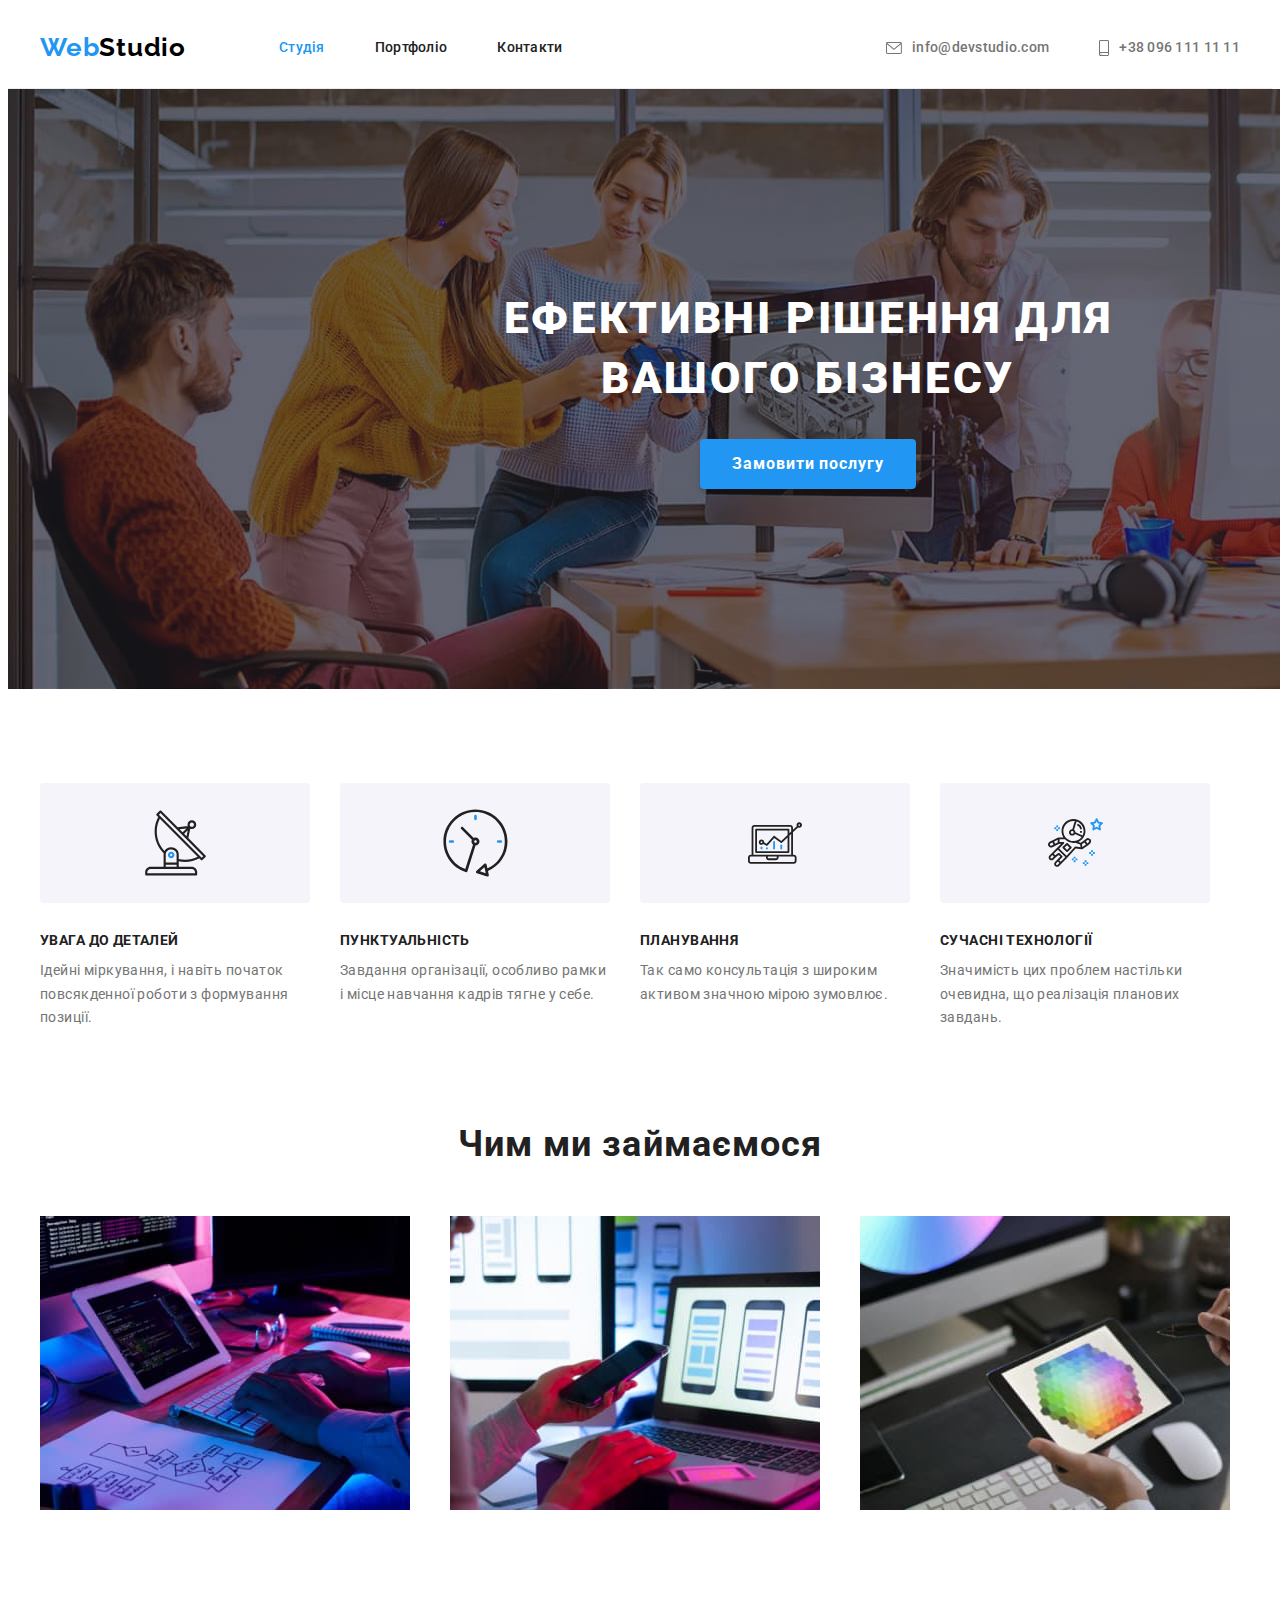
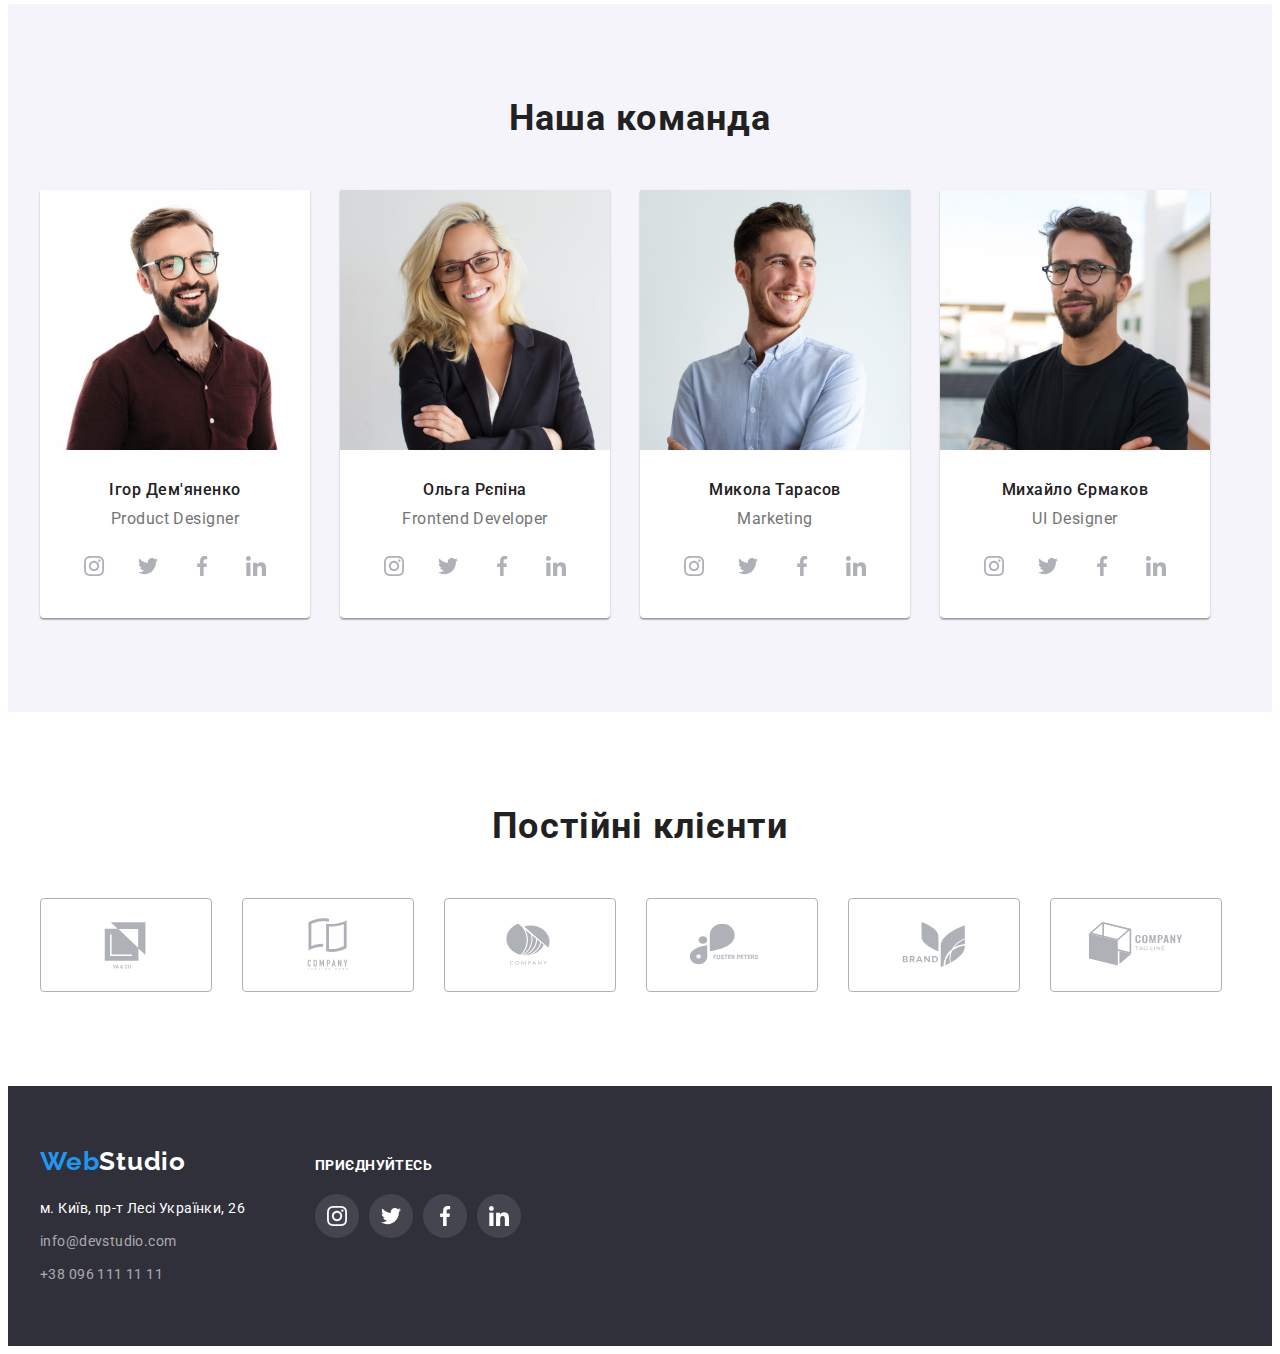
<file: index.html>
<!DOCTYPE html>
<html lang="uk">
  <head>
    <meta charset="UTF-8" />
    <meta http-equiv="X-UA-Compatible" content="IE=edge" />
    <meta name="viewport" content="width=device-width, initial-scale=1.0" />
    <title>Головна</title>
    <link
      rel="stylesheet"
      href="https://cdnjs.cloudflare.com/ajax/libs/modern-normalize/1.1.0/modern-normalize.min.css"
      integrity="sha512-wpPYUAdjBVSE4KJnH1VR1HeZfpl1ub8YT/NKx4PuQ5NmX2tKuGu6U/JRp5y+Y8XG2tV+wKQpNHVUX03MfMFn9Q=="
      crossorigin="anonymous"
      referrerpolicy="no-referrer"
    />
    <link
      href="https://fonts.googleapis.com/css2?family=Raleway:wght@700&family=Roboto:wght@400;500;700;900&display=swap"
      rel="stylesheet"
    />
    <link rel="stylesheet" href="./css/styles.css" />
  </head>
  <body>
    <header class="top">
      <div class="container header-container">
        <nav class="header-navigation">
          <a href="./index.html" lang="en" class="logo link">Web<span>Studio</span></a>
          <ul class="header-list">
            <li class="header-nav-item list">
              <a class="link current nav-link" href="./index.html">Студія</a>
            </li>
            <li class="header-nav-item list">
              <a class="link nav-link" href="./portfolio.html">Портфоліо</a>
            </li>
            <li class="header-nav-item list">
              <a class="link nav-link" href="#">Контакти</a>
            </li>
          </ul>
        </nav>
        <div class="header-connect">
          <ul class="contacts-list list">
            <li class="contact-item">
              <a lang="en" href="mailto:info@devstudio.com" class="link nav-contacts"
                ><svg class="top-icon" width="16" height="12">
                  <use href="./img/icons.svg#icon-mail-top"></use></svg
                >info@devstudio.com</a
              >
            </li>
            <li class="contact-item">
              <a href="tel:+380961111111" class="link nav-contacts"
                ><svg class="top-icon" width="10" height="16">
                  <use href="./img/icons.svg#icon-smartphone-top"></use>
                </svg>
                +38 096 111 11 11</a
              >
            </li>
          </ul>
        </div>
      </div>
    </header>
    <main>
      <section class="hero section">
        <div class="container">
          <h1 class="hero-title">Ефективні рішення для вашого бізнесу</h1>
          <button type="button" class="modal-button">Замовити послугу</button>
        </div>
      </section>
      <section class="features section">
        <div class="container">
          <h2 class="visually-hidden">Наші переваги</h2>
          <ul class="features-list">
            <li class="list">
              <div class="features-container">
                <svg width="65" height="70">
                  <use href="./img/icons.svg#icon-antenna"></use>
                </svg>
              </div>
              <h3 class="title features-title">Увага до деталей</h3>
              <p class="text">
                Ідейні міркування, і навіть початок повсякденної роботи з формування позиції.
              </p>
            </li>
            <li class="list">
              <div class="features-container">
                <svg width="67" height="70">
                  <use href="./img/icons.svg#icon-clock"></use>
                </svg>
              </div>
              <h3 class="title features-title">Пунктуальність</h3>
              <p class="text">
                Завдання організації, особливо рамки і місце навчання кадрів тягне у себе.
              </p>
            </li>
            <li class="list">
              <div class="features-container">
                <svg width="70" height="54">
                  <use href="./img/icons.svg#icon-diagram"></use>
                </svg>
              </div>
              <h3 class="title features-title">Планування</h3>
              <p class="text">Так само консультація з широким активом значною мірою зумовлює.</p>
            </li>
            <li class="list">
              <div class="features-container">
                <svg width="55" height="61">
                  <use href="./img/icons.svg#icon-astronaut"></use>
                </svg>
              </div>
              <h3 class="title features-title">Сучасні технології</h3>
              <p class="text">
                Значимість цих проблем настільки очевидна, що реалізація планових завдань.
              </p>
            </li>
          </ul>
        </div>
      </section>
      <section class="project project-section">
        <div class="container">
          <h2 class="project-title style-title">Чим ми займаємося</h2>
          <ul class="project-list">
            <li class="list project-item">
              <img src="./img/img-work1.jpg" alt="Картинка наших робіт" width="370" height="294" />
            </li>
            <li class="list project-item">
              <img src="./img/img-work2.jpg" alt="Картинка наших робіт" width="370" height="294" />
            </li>
            <li class="list project-item">
              <img src="./img/img-work3.jpg" alt="Картинка наших робіт" width="370" height="294" />
            </li>
          </ul>
        </div>
      </section>
      <section class="empl list section">
        <div class="container">
          <h2 class="empl-title style-title">Наша команда</h2>
          <ul class="empl-list">
            <li class="list bgc">
              <img
                class="empl-img"
                src="./img/worker1.jpg"
                alt="фото Ігора Дем'яненко"
                width="270"
                height="260"
              />
              <h3 class="subtitle-empl">Ігор Дем'яненко</h3>
              <p lang="en" class="text empl-text">Product Designer</p>
              <div class="empl-contact">
                <ul class="empl-ct-item">
                  <li>
                    <a
                      href="#"
                      class="empl-ct-link"
                      target="_blank"
                      rel="noopener noreferrer nofollow"
                    >
                      <svg width="20" height="20" class="empl-ct-icon">
                        <use href="./img/icons.svg#icon-instagram"></use>
                      </svg>
                    </a>
                  </li>
                  <li>
                    <a
                      href="#"
                      class="empl-ct-link"
                      target="_blank"
                      rel="noopener noreferrer nofollow"
                    >
                      <svg width="20" height="20" class="empl-ct-icon">
                        <use href="./img/icons.svg#icon-twitter"></use>
                      </svg>
                    </a>
                  </li>
                  <li>
                    <a
                      href="#"
                      class="empl-ct-link"
                      target="_blank"
                      rel="noopener noreferrer nofollow"
                    >
                      <svg width="20" height="20" class="empl-ct-icon">
                        <use href="./img/icons.svg#icon-facebook"></use>
                      </svg>
                    </a>
                  </li>
                  <li>
                    <a
                      href="#"
                      class="empl-ct-link"
                      target="_blank"
                      rel="noopener noreferrer nofollow"
                    >
                      <svg width="20" height="20" class="empl-ct-icon">
                        <use href="./img/icons.svg#icon-linkedin"></use>
                      </svg>
                    </a>
                  </li>
                </ul>
              </div>
            </li>
            <li class="list bgc">
              <img
                class="empl-img"
                src="./img/worker2.jpg"
                alt="фото Ольги Рєпіной"
                width="270"
                height="260"
              />
              <h3 class="subtitle-empl">Ольга Рєпіна</h3>
              <p lang="en" class="text empl-text">Frontend Developer</p>
              <div class="empl-contact">
                <ul class="empl-ct-item">
                  <li>
                    <a
                      href="#"
                      class="empl-ct-link"
                      target="_blank"
                      rel="noopener noreferrer nofollow"
                    >
                      <svg width="20" height="20" class="empl-ct-icon">
                        <use href="./img/icons.svg#icon-instagram"></use>
                      </svg>
                    </a>
                  </li>
                  <li>
                    <a
                      href="#"
                      class="empl-ct-link"
                      target="_blank"
                      rel="noopener noreferrer nofollow"
                    >
                      <svg width="20" height="20" class="empl-ct-icon">
                        <use href="./img/icons.svg#icon-twitter"></use>
                      </svg>
                    </a>
                  </li>
                  <li>
                    <a
                      href="#"
                      class="empl-ct-link"
                      target="_blank"
                      rel="noopener noreferrer nofollow"
                    >
                      <svg width="20" height="20" class="empl-ct-icon">
                        <use href="./img/icons.svg#icon-facebook"></use>
                      </svg>
                    </a>
                  </li>
                  <li>
                    <a
                      href="#"
                      class="empl-ct-link"
                      target="_blank"
                      rel="noopener noreferrer nofollow"
                    >
                      <svg width="20" height="20" class="empl-ct-icon">
                        <use href="./img/icons.svg#icon-linkedin"></use>
                      </svg>
                    </a>
                  </li>
                </ul>
              </div>
            </li>
            <li class="list bgc">
              <img
                class="empl-img"
                src="./img/worker3.jpg"
                alt="фото Миколи Тарасова"
                width="270"
                height="260"
              />
              <h3 class="subtitle-empl">Микола Тарасов</h3>
              <p lang="en" class="text empl-text">Marketing</p>
              <div class="empl-contact">
                <ul class="empl-ct-item">
                  <li>
                    <a
                      href="#"
                      class="empl-ct-link"
                      target="_blank"
                      rel="noopener noreferrer nofollow"
                    >
                      <svg width="20" height="20" class="empl-ct-icon">
                        <use href="./img/icons.svg#icon-instagram"></use>
                      </svg>
                    </a>
                  </li>
                  <li>
                    <a
                      href="#"
                      class="empl-ct-link"
                      target="_blank"
                      rel="noopener noreferrer nofollow"
                    >
                      <svg width="20" height="20" class="empl-ct-icon">
                        <use href="./img/icons.svg#icon-twitter"></use>
                      </svg>
                    </a>
                  </li>
                  <li>
                    <a
                      href="#"
                      class="empl-ct-link"
                      target="_blank"
                      rel="noopener noreferrer nofollow"
                    >
                      <svg width="20" height="20" class="empl-ct-icon">
                        <use href="./img/icons.svg#icon-facebook"></use>
                      </svg>
                    </a>
                  </li>
                  <li>
                    <a
                      href="#"
                      class="empl-ct-link"
                      target="_blank"
                      rel="noopener noreferrer nofollow"
                    >
                      <svg width="20" height="20" class="empl-ct-icon">
                        <use href="./img/icons.svg#icon-linkedin"></use>
                      </svg>
                    </a>
                  </li>
                </ul>
              </div>
            </li>
            <li class="list bgc">
              <img
                class="empl-img"
                src="./img/worker4.jpg"
                alt="фото Михайла Єрмакова"
                width="270"
                height="260"
              />
              <h3 class="subtitle-empl">Михайло Єрмаков</h3>
              <p lang="en" class="text empl-text">UI Designer</p>
              <div class="empl-contact">
                <ul class="empl-ct-item">
                  <li>
                    <a
                      href="#"
                      class="empl-ct-link"
                      target="_blank"
                      rel="noopener noreferrer nofollow"
                    >
                      <svg width="20" height="20" class="empl-ct-icon">
                        <use href="./img/icons.svg#icon-instagram"></use>
                      </svg>
                    </a>
                  </li>
                  <li>
                    <a
                      href="#"
                      class="empl-ct-link"
                      target="_blank"
                      rel="noopener noreferrer nofollow"
                    >
                      <svg width="20" height="20" class="empl-ct-icon">
                        <use href="./img/icons.svg#icon-twitter"></use>
                      </svg>
                    </a>
                  </li>
                  <li>
                    <a
                      href="#"
                      class="empl-ct-link"
                      target="_blank"
                      rel="noopener noreferrer nofollow"
                    >
                      <svg width="20" height="20" class="empl-ct-icon">
                        <use href="./img/icons.svg#icon-facebook"></use>
                      </svg>
                    </a>
                  </li>
                  <li>
                    <a
                      href="#"
                      class="empl-ct-link"
                      target="_blank"
                      rel="noopener noreferrer nofollow"
                    >
                      <svg width="20" height="20" class="empl-ct-icon">
                        <use href="./img/icons.svg#icon-linkedin"></use>
                      </svg>
                    </a>
                  </li>
                </ul>
              </div>
            </li>
          </ul>
        </div>
      </section>
      <section class="clients list section">
        <div class="container ct-container">
          <h2 class="style-title clients-title">Постійні клієнти</h2>
          <ul class="clients-list">
            <li class="clients-item">
              <a class="clients-link" href="#">
                <svg width="106" height="60" class="client-icon">
                  <use href="./img/icons.svg#icon-Logo-client1"></use>
                </svg>
              </a>
            </li>
            <li class="clients-item">
              <a class="clients-link" href="#">
                <svg width="106" height="60" class="client-icon">
                  <use href="./img/icons.svg#icon-Logo-client2"></use>
                </svg>
              </a>
            </li>
            <li class="clients-item">
              <a class="clients-link" href="#">
                <svg width="106" height="60" class="client-icon">
                  <use href="./img/icons.svg#icon-Logo-client3"></use>
                </svg>
              </a>
            </li>
            <li class="clients-item">
              <a class="clients-link" href="#">
                <svg width="106" height="60" class="client-icon">
                  <use href="./img/icons.svg#icon-Logo-client4"></use>
                </svg>
              </a>
            </li>
            <li class="clients-item">
              <a class="clients-link" href="#">
                <svg width="106" height="60" class="client-icon">
                  <use href="./img/icons.svg#icon-Logo-client5"></use>
                </svg>
              </a>
            </li>
            <li class="clients-item">
              <a class="clients-link" href="#">
                <svg width="106" height="60" class="client-icon">
                  <use href="./img/icons.svg#icon-Logo-client6"></use>
                </svg>
              </a>
            </li>
          </ul>
        </div>
      </section>
    </main>
    <footer class="footer">
      <div class="container footer-container">
        <div class="container-address">
          <a lang="en" href="./index.html" class="logo-footer link logotype"
            >Web<span class="studio">Studio</span></a
          >
          <address>
            <ul class="address-list">
              <li class="list address-link">
                <a
                  class="google-link"
                  href="https://www.google.com.ua/maps/place/%D0%B1%D1%83%D0%BB.+%D0%9B%D0%B5%D1%81%D0%B8+%D0%A3%D0%BA%D1%80%D0%B0%D0%B8%D0%BD%D0%BA%D0%B8,+26,+%D0%9A%D0%B8%D0%B5%D0%B2,+02000/@50.4265841,30.5361971,17z/data=!3m1!4b1!4m5!3m4!1s0x40d4cf0e033ecbe9:0x57a4dffefec77da0!8m2!3d50.4265807!4d30.5383858"
                  target="_blank"
                  rel="noopener noreferrer nofollow"
                >
                  м. Київ, пр-т Лесі Українки, 26
                </a>
              </li>
              <li class="list footer-mail">
                <a lang="en" href="mailto:info@devstudio.com" class="link">info@devstudio.com</a>
              </li>
              <li class="list footer-tel">
                <a href="tel:+380961111111" class="link">+38 096 111 11 11</a>
              </li>
            </ul>
          </address>
        </div>
        <div class="container-contact">
          <h2 class="footer-contact-title">приєднуйтесь</h2>
          <ul class="ft-ct-item">
            <li class="ft-ct-link">
              <a
                href="https://www.instagram.com/d.1.m.4.s.i.k88/"
                class="ct-link"
                rel="noopener noreferrer nofollow"
                target="_blank"
              >
                <svg width="20" height="20" class="ct-icon">
                  <use href="./img/icons.svg#icon-instagram"></use>
                </svg>
              </a>
            </li>
            <li class="ft-ct-link">
              <a
                href="https://twitter.com/Y0urJustice"
                class="ct-link"
                rel="noopener noreferrer nofollow"
                target="_blank"
              >
                <svg width="20" height="20" class="ct-icon">
                  <use href="./img/icons.svg#icon-twitter"></use>
                </svg>
              </a>
            </li>
            <li class="ft-ct-link">
              <a
                href="https://www.facebook.com/profile.php?id=100007564985997"
                class="ct-link"
                rel="noopener noreferrer nofollow"
                target="_blank"
              >
                <svg width="20" height="20" class="ct-icon">
                  <use href="./img/icons.svg#icon-facebook"></use>
                </svg>
              </a>
            </li>
            <li class="ft-ct-link">
              <a
                href="https://www.linkedin.com/in/дмитрий-квась-1a51061b0"
                class="ct-link"
                rel="noopener noreferrer nofollow"
                target="_blank"
              >
                <svg width="20" height="20" class="ct-icon">
                  <use href="./img/icons.svg#icon-linkedin"></use>
                </svg>
              </a>
            </li>
          </ul>
        </div>
      </div>
    </footer>
  </body>
</html>
</file>
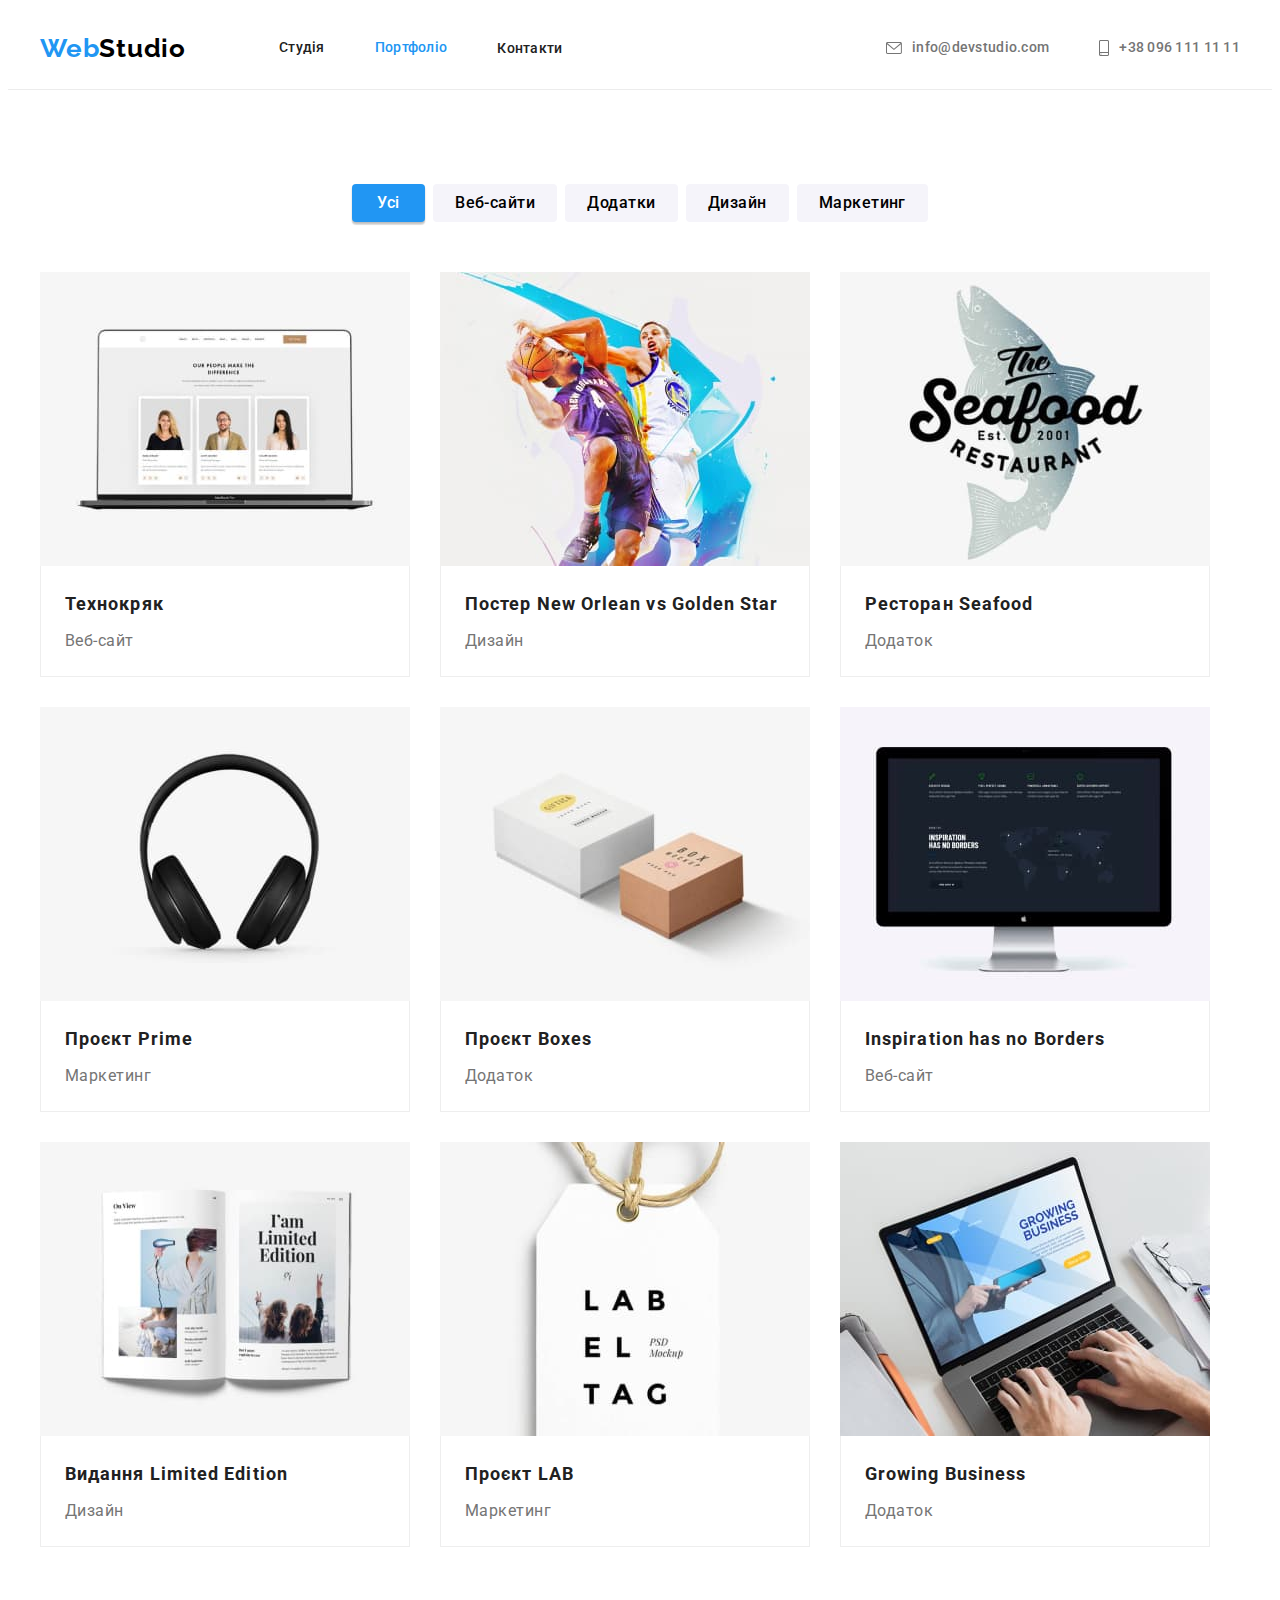
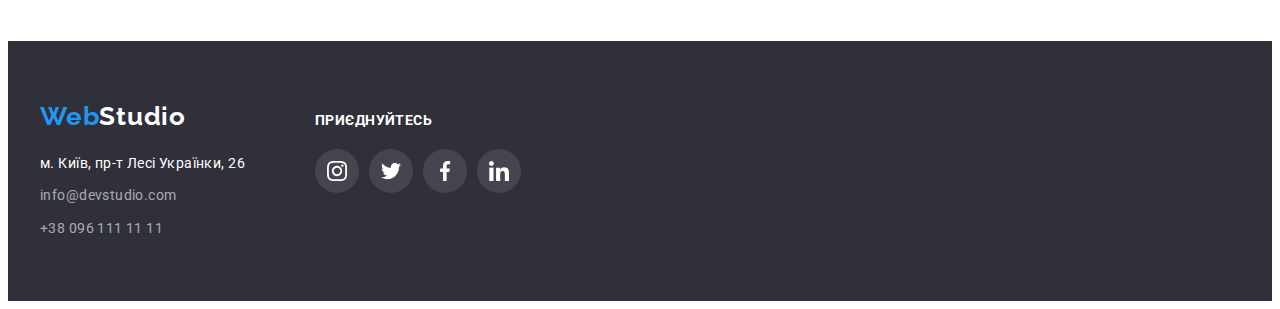
<file: portfolio.html>
<!DOCTYPE html>
<html lang="uk">
  <head>
    <meta charset="UTF-8" />
    <meta http-equiv="X-UA-Compatible" content="IE=edge" />
    <meta name="viewport" content="width=device-width, initial-scale=1.0" />
    <title>Портфоліо</title>
    <link
      rel="stylesheet"
      href="https://cdnjs.cloudflare.com/ajax/libs/modern-normalize/1.1.0/modern-normalize.min.css"
      integrity="sha512-wpPYUAdjBVSE4KJnH1VR1HeZfpl1ub8YT/NKx4PuQ5NmX2tKuGu6U/JRp5y+Y8XG2tV+wKQpNHVUX03MfMFn9Q=="
      crossorigin="anonymous"
      referrerpolicy="no-referrer"
    />
    <link
      href="https://fonts.googleapis.com/css2?family=Raleway:wght@700&family=Roboto:wght@400;500;700;900&display=swap"
      rel="stylesheet"
    />
    <link rel="stylesheet" href="./css/styles.css" />
  </head>
  <body>
    <header class="top">
      <div class="container header-container">
        <nav class="header-navigation">
          <a lang="en" class="logo link" href="./index.html">Web<span>Studio</span></a>
          <ul class="header-list">
            <li class="header-nav-item list">
              <a href="./index.html" class="link nav-link">Студія</a>
            </li>
            <li class="header-nav-item list">
              <a href="./portfolio.html" class="link current nav-link">Портфоліо</a>
            </li>
            <li class="header-nav-item list nav-link">
              <a href="#" class="link">Контакти</a>
            </li>
          </ul>
        </nav>
        <div class="header-connect">
          <ul class="contacts-list list">
            <li class="contact-item">
              <a lang="en" href="mailto:info@devstudio.com" class="link nav-contacts"
                ><svg class="top-icon" width="16" height="12">
                  <use href="./img/icons.svg#icon-mail-top"></use></svg
                >info@devstudio.com</a
              >
            </li>
            <li>
              <a href="tel:+380961111111" class="link nav-contacts"
                ><svg class="top-icon" width="10" height="16">
                  <use href="./img/icons.svg#icon-smartphone-top"></use>
                </svg>
                +38 096 111 11 11</a
              >
            </li>
          </ul>
        </div>
      </div>
    </header>
    <main class="main-hero">
      <section class="portfolio-hero section">
        <div class="container">
          <h1 class="visually-hidden">Фільтр</h1>
          <ul class="list wrap-btn">
            <li>
              <button class="mdl-button-list first-btn btn-current" type="button">Усі</button>
            </li>
            <li>
              <button class="mdl-button-list" type="button">Веб-сайти</button>
            </li>
            <li>
              <button class="mdl-button-list" type="button">Додатки</button>
            </li>
            <li>
              <button class="mdl-button-list" type="button">Дизайн</button>
            </li>
            <li>
              <button class="mdl-button-list" type="button">Маркетинг</button>
            </li>
          </ul>
          <ul class="portfolio-list list">
            <li class="portfolio-item">
              <a class="link ptf-link" href="#">
                <img src="./img/techno.jpg" alt="Технокряк" width="370" height="294" />
                <div class="portfolio-bgc">
                  <h2 class="portfolio-title">Технокряк</h2>
                  <p class="portfolio-text">Веб-сайт</p>
                </div>
              </a>
            </li>
            <li class="portfolio-item">
              <a class="link ptf-link" href="#">
                <img src="./img/poster-basket.jpg" alt="Постер NO vs GS" width="370" height="294" />
                <div class="portfolio-bgc">
                  <h2 class="portfolio-title">
                    Постер <span lang="en">New Orlean vs Golden Star</span>
                  </h2>
                  <p class="portfolio-text">Дизайн</p>
                </div>
              </a>
            </li>
            <li class="portfolio-item">
              <a class="link ptf-link" href="#">
                <img src="./img/seafood.jpg" alt="Ресторан Seafood" width="370" height="294" />
                <div class="portfolio-bgc">
                  <h2 class="portfolio-title">Ресторан <span lang="en">Seafood</span></h2>
                  <p class="portfolio-text">Додаток</p>
                </div>
              </a>
            </li>
            <li class="portfolio-item">
              <a class="link ptf-link" href="#">
                <img src="./img/headphones.jpg" alt="Навушники" width="370" height="294" />
                <div class="portfolio-bgc">
                  <h2 class="portfolio-title">Проєкт <span lang="en">Prime</span></h2>
                  <p class="portfolio-text">Маркетинг</p>
                </div>
              </a>
            </li>
            <li class="portfolio-item">
              <a class="link ptf-link" href="#">
                <img src="./img/boxes.jpg" alt="Бокси" width="370" height="294" />
                <div class="portfolio-bgc">
                  <h2 class="portfolio-title">Проєкт <span lang="en">Boxes</span></h2>
                  <p class="portfolio-text">Додаток</p>
                </div>
              </a>
            </li>
            <li class="portfolio-item">
              <a class="link ptf-link" href="#">
                <img src="./img/monitor.jpg" alt="Монітор" width="370" height="294" />
                <div class="portfolio-bgc">
                  <h2 class="portfolio-title" lang="en">Inspiration has no Borders</h2>
                  <p class="portfolio-text">Веб-сайт</p>
                </div>
              </a>
            </li>
            <li class="portfolio-item">
              <a class="link ptf-link" href="#">
                <img src="./img/book.jpg" alt="Книга" width="370" height="294" />
                <div class="portfolio-bgc">
                  <h2 class="portfolio-title">Видання <span lang="en">Limited Edition</span></h2>
                  <p class="portfolio-text">Дизайн</p>
                </div>
              </a>
            </li>
            <li class="portfolio-item">
              <a class="link ptf-link" href="#">
                <img src="./img/label.jpg" alt="Біла єтикетка" width="370" height="294" />
                <div class="portfolio-bgc">
                  <h2 class="portfolio-title">Проєкт <span lang="en">LAB</span></h2>
                  <p class="portfolio-text">Маркетинг</p>
                </div>
              </a>
            </li>
            <li class="portfolio-item">
              <a class="link ptf-link" href="#">
                <img src="./img/macbook.jpg" alt="Ноутбук" width="370" height="294" />
                <div class="portfolio-bgc">
                  <h2 class="portfolio-title" lang="en">Growing Business</h2>
                  <p class="portfolio-text">Додаток</p>
                </div>
              </a>
            </li>
          </ul>
        </div>
      </section>
    </main>
    <footer class="footer">
      <div class="container footer-container">
        <div class="container-address">
          <a lang="en" href="./index.html" class="logo-footer link logotype"
            >Web<span class="studio">Studio</span></a
          >
          <address>
            <ul class="address-list">
              <li class="list address-link">
                <a
                  class="google-link"
                  href="https://www.google.com.ua/maps/place/%D0%B1%D1%83%D0%BB.+%D0%9B%D0%B5%D1%81%D0%B8+%D0%A3%D0%BA%D1%80%D0%B0%D0%B8%D0%BD%D0%BA%D0%B8,+26,+%D0%9A%D0%B8%D0%B5%D0%B2,+02000/@50.4265841,30.5361971,17z/data=!3m1!4b1!4m5!3m4!1s0x40d4cf0e033ecbe9:0x57a4dffefec77da0!8m2!3d50.4265807!4d30.5383858"
                  target="_blank"
                  rel="noopener noreferrer nofollow"
                >
                  м. Київ, пр-т Лесі Українки, 26
                </a>
              </li>
              <li class="list footer-mail">
                <a lang="en" href="mailto:info@devstudio.com" class="link">info@devstudio.com</a>
              </li>
              <li class="list footer-tel">
                <a href="tel:+380961111111" class="link">+38 096 111 11 11</a>
              </li>
            </ul>
          </address>
        </div>
        <div class="container-contact">
          <h2 class="footer-contact-title">приєднуйтесь</h2>
          <ul class="ft-ct-item">
            <li class="ft-ct-link">
              <a href="#" class="ct-link">
                <svg width="20" height="20" class="ct-icon">
                  <use href="./img/icons.svg#icon-instagram"></use>
                </svg>
              </a>
            </li>
            <li class="ft-ct-link">
              <a href="#" class="ct-link">
                <svg width="20" height="20" class="ct-icon">
                  <use href="./img/icons.svg#icon-twitter"></use>
                </svg>
              </a>
            </li>
            <li class="ft-ct-link">
              <a href="#" class="ct-link">
                <svg width="20" height="20" class="ct-icon">
                  <use href="./img/icons.svg#icon-facebook"></use>
                </svg>
              </a>
            </li>
            <li class="ft-ct-link">
              <a href="#" class="ct-link">
                <svg width="20" height="20" class="ct-icon">
                  <use href="./img/icons.svg#icon-linkedin"></use>
                </svg>
              </a>
            </li>
          </ul>
        </div>
      </div>
    </footer>
  </body>
</html>
</file>
<file: css/styles.css>
:root {
  --primary-text-color: #212121;
  --primary-black-color: #000000;
  --primary-white-color: #ffffff;
  --button-color: #188ce8;
  --button-bg-color: #f5f4fa;
  --title-color: #757575;
  --accent-color: #2196f3;
  --bg-footer-color: #2f303a;
  --bg-empl: #f5f4fa;
  --address-footer: rgba(255, 255, 255, 0.6);
  --bgc: #f5f5f5;
  --clients-color: #afb1b8;
}

p,
h1,
h2,
h3,
h4,
h5,
h6 {
  margin: 0;
}

ul,
ol {
  margin: 0;
  padding: 0;
  list-style: none;
}

a {
  text-decoration: none;
}

img {
  display: block;
}

button {
  cursor: pointer;
  border: none;
  font-family: inherit;
}

body {
  background-color: var(--primary-white-color);
  font-family: 'Roboto', sans-serif;
  color: var(--primary-text-color);
  font-size: 14px;
  letter-spacing: 0.03em;
}

.list {
  list-style: none;
}
.link {
  text-decoration: none;
}

.container {
  width: 1200px;
  padding-left: 15px;
  padding-right: 15px;
  /* outline: 2px solid red; */
  margin-left: auto;
  margin-right: auto;
}

.section {
  padding-top: 94px;
  padding-bottom: 94px;
}

/*---------------------------------------------------------------- HEADER -------------------------------------------------- */

.top {
  background-color: var(--primary-white-color);
  border-bottom: 1px solid #ececec;
}

.logo {
  color: var(--accent-color);
  font-family: 'Raleway';
  font-weight: 700;
  font-size: 26px;
  line-height: 1.19;
  letter-spacing: 0.03em;
  margin-right: 93px;
  padding-top: 24px;
  padding-bottom: 25px;
}
.logo span {
  color: var(--primary-black-color);
}

.header-navigation {
  display: flex;
  align-items: center;
}

.header-container {
  display: flex;
  align-items: center;
}

.header-list {
  display: flex;
  gap: 50px;
}

.header-list .link {
  color: var(--primary-text-color);
  font-weight: 500;
  font-size: 14px;
  line-height: 1.14;
  letter-spacing: 0.02em;
}

.nav-link {
  display: block;
  padding-top: 32px;
  padding-bottom: 32px;
}

.header-connect {
  display: flex;
  margin-left: auto;
}

.header-list .link:hover,
.header-list .link:focus {
  color: var(--accent-color);
}

.top .current {
  color: var(--accent-color);
}

.contacts-list {
  display: flex;
  align-items: center;
  justify-content: center;
  gap: 50px;
}

.link:hover .top-icon,
.link:focus .top-icon {
  fill: var(--accent-color);
}

.nav-contacts .top-icon {
  fill: var(--title-color);
  margin-right: 10px;
}

.nav-contacts {
  display: flex;
  align-items: center;
  padding-top: 32px;
  padding-bottom: 32px;
}

.contacts-list .link {
  color: var(--title-color);
  font-weight: 500;
  font-size: 14px;
  line-height: 1.14;
  letter-spacing: 0.02em;
}

.contacts-list .link:hover,
.contacts-list .link:focus {
  color: var(--accent-color);
}

/*------------------------------------------------------------- END HEADER ----------------------------------------------------*/

/*--------------------------------------------------------------- HERO ----------------------------------------------------------*/

.visually-hidden {
  position: absolute;
  white-space: nowrap;
  width: 1px;
  height: 1px;
  overflow: hidden;
  border: 0;
  padding: 0;
  clip: rect(0 0 0 0);
  clip-path: inset(50%);
  margin: -1px;
}

.hero {
  background-color: var(--bg-footer-color);
  width: 1600px;
  margin: 0 auto;
  padding-top: 200px;
  padding-bottom: 200px;
  background-image: linear-gradient(rgba(47, 48, 58, 0.4), rgba(47, 48, 58, 0.4)),
    url(../img/bg-top.jpg);
  background-repeat: no-repeat;
  background-position: center;
  background-size: 100%;
}

.hero-title {
  color: var(--primary-white-color);
  font-weight: 900;
  font-size: 44px;
  line-height: 1.36;
  letter-spacing: 0.06em;
  text-transform: uppercase;
  text-align: center;
  max-width: 696px;
  margin: 0 auto;
  margin-bottom: 30px;
}

.modal-button {
  background-color: var(--accent-color);
  color: var(--primary-white-color);
  font-weight: 700;
  font-size: 16px;
  line-height: 1.87;
  display: flex;
  align-items: center;
  text-align: center;
  letter-spacing: 0.06em;
  box-shadow: 0px 4px 4px rgba(0, 0, 0, 0.15);
  border-radius: 4px;
  margin: 0 auto;
  padding: 10px 32px;
  min-width: 216px;
  height: 50px;
}

.modal-button:hover,
.modal-button:focus {
  background-color: var(--button-color);
}

/*---------------------------------------------------------------- END HERO -----------------------------------------------------*/

/*---------------------------------------------------------------- FEATURES -----------------------------------------------------*/

.features {
  margin: 0 auto;
}

.features-list {
  display: flex;
  flex-wrap: wrap;
  gap: 30px;
}

.features-container {
  display: flex;
  justify-content: center;
  align-items: center;
  width: 270px;
  height: 120px;
  background: var(--bg-empl);
  border-radius: 4px;
  margin-bottom: 30px;
}

.features-title {
  margin-bottom: 10px;
  letter-spacing: 0.03em;
}

.text {
  max-width: 270px;
  max-height: 72px;
  letter-spacing: 0.03em;
}

.features-list .title {
  color: var(--primary-text-color);
  font-weight: 700;
  font-size: 14px;
  line-height: 1.14;
  text-transform: uppercase;
  letter-spacing: 0.03em;
}

.features-list .text {
  color: var(--title-color);
  font-size: 14px;
  line-height: 1.71;
}

/*-------------------------------------------------------------- END FEATURES ---------------------------------------------------*/

/*--------------------------------------------------------------- PROJECT -------------------------------------------------------*/

.project-section {
  padding-bottom: 94px;
}

.project-title {
  font-weight: 700;
  margin-bottom: 50px;
  text-align: center;
}

.project-list {
  display: flex;
  gap: 30px;
}

.project-item {
  width: calc((100% - 60px) / 3);
}

.style-title {
  font-weight: 700;
  font-size: 36px;
  line-height: 1.16;
  letter-spacing: 0.03em;
}

/*-------------------------------------------------------------- END PROJECT ---------------------------------------------------*/

/*---------------------------------------------------------------- EMPL ------------------------------------------------------*/

.empl {
  background-color: var(--bg-empl);
}

.empl-title {
  font-weight: 700;
  margin-bottom: 50px;
  text-align: center;
  letter-spacing: 0.03em;
}

.subtitle-empl {
  font-weight: 500;
  font-size: 16px;
  line-height: 1.19;
  letter-spacing: 0.03em;
  text-align: center;
  margin-bottom: 10px;
}

.empl-list {
  display: flex;
  gap: 30px;
}

.empl-list .text {
  color: var(--title-color);
  font-size: 16px;
  line-height: 1.19;
}

.empl-img {
  padding-bottom: 30px;
  height: auto;
  max-width: 100%;
}

.empl-text {
  text-align: center;
  letter-spacing: 0.03em;
  padding-bottom: 16px;
}

.bgc {
  background: var(--primary-white-color);
  box-shadow: 0px 1px 3px rgba(0, 0, 0, 0.12), 0px 1px 1px rgba(0, 0, 0, 0.14),
    0px 2px 1px rgba(0, 0, 0, 0.2);
  border-radius: 0px 0px 4px 4px;
}

.empl-contact {
  width: 206px;
  height: 44px;
  margin-left: 32px;
  margin-bottom: 30px;
}

.empl-ct-item {
  display: flex;
  gap: 10px;
}

.empl-ct-link {
  display: flex;
  align-items: center;
  justify-content: center;
  width: 44px;
  height: 44px;
}

.empl-ct-icon {
  fill: var(--clients-color);
}

.empl-ct-link:hover .empl-ct-icon,
.empl-ct-link:focus .empl-ct-icon {
  fill: var(--primary-white-color);
}

.empl-ct-link:hover,
.empl-ct-link:focus {
  background-color: var(--accent-color);
  border-radius: 100%;
}

/*---------------------------------------------------------------- END EMPL ---------------------------------------------------*/

/*---------------------------------------------------------------- CLIENTS -----------------------------------------------------*/

.clients-title {
  font-weight: 700;
  margin-bottom: 50px;
  text-align: center;
  letter-spacing: 0.03em;
}

.clients-list {
  display: flex;
  gap: 30px;
}

.clients-link {
  display: flex;
  justify-content: center;
  align-items: center;
  width: 170px;
  height: 92px;
  border: 1px solid var(--clients-color);
  border-radius: 4px;
}

.client-icon {
  fill: var(--clients-color);
}

.clients-link:hover,
.clients-link:focus {
  border-color: var(--accent-color);
}

.clients-link:hover .client-icon,
.clients-link:focus .client-icon {
  fill: var(--accent-color);
}
/*---------------------------------------------------------------- FOOTER -----------------------------------------------------*/

.footer {
  background-color: var(--bg-footer-color);
  padding-top: 60px;
  padding-bottom: 60px;
}

.logotype {
  margin-bottom: 20px;
  display: inline-block;
}

.logo-footer .studio {
  color: var(--primary-white-color);
}

.logo-footer {
  color: var(--accent-color);
  font-family: 'Raleway';
  font-weight: 700;
  font-size: 26px;
  line-height: 1.19;
  letter-spacing: 0.03em;
}

.address-list .link {
  font-style: normal;
  font-size: 14px;
  line-height: 1.71;
}

address .link {
  font-style: normal;
  font-size: 14px;
  line-height: 1.7;
  color: var(--address-footer);
}

address .link:hover,
address .link:focus {
  color: var(--accent-color);
}
.google-link:hover,
.google-link:focus {
  color: var(--accent-color);
}

.google-link {
  color: var(--primary-white-color);
  text-decoration: none;
  font-family: 'Roboto';
  font-style: normal;
  font-weight: 400;
  font-size: 14px;
  line-height: 1.71;
  letter-spacing: 0.03em;
}

.address-link {
  margin-bottom: 9px;
}

.footer-mail {
  margin-bottom: 9px;
}

.footer-container {
  display: flex;
  align-items: baseline;
}

.container-contact {
  max-width: 206px;
  max-height: 80px;
  margin-left: 70px;
}

.footer-contact-title {
  color: var(--primary-white-color);
  font-weight: 700;
  font-size: 14px;
  line-height: 1.14;
  letter-spacing: 0.03em;
  text-transform: uppercase;
  margin-bottom: 20px;
}

.ft-ct-item {
  display: flex;
  gap: 10px;
}

.ct-link {
  background: rgba(255, 255, 255, 0.1);
  display: flex;
  align-items: center;
  justify-content: center;
  width: 44px;
  height: 44px;
  border-radius: 100%;
}

.ct-icon {
  fill: var(--primary-white-color);
}

.ft-ct-item .ct-link:hover,
.ft-ct-item .ct-link:focus {
  background-color: var(--accent-color);
}

/*-------------------------------------------------------------- END FOOTER -----------------------------------------------------*/

/*-------------------------------------------------------------- PORTFOLIO ------------------------------------------------------*/

.mdl-button-list {
  background-color: var(--button-bg-color);
  font-weight: 500;
  font-size: 16px;
  line-height: 1.62;
  align-items: center;
  text-align: center;
  letter-spacing: 0.03em;
  border-radius: 4px;
  padding: 6px 22px;
}

.first-btn {
  width: 73px;
}

.mdl-button-list:nth-child(2) {
  width: 125px;
}

.mdl-button-list:nth-child(3) {
  width: 112px;
}

.mdl-button-list:nth-child(4) {
  width: 103px;
}

.mdl-button-list:nth-child(5) {
  width: 130px;
}

.wrap-btn {
  display: flex;
  justify-content: center;
  gap: 8px;
  margin-bottom: 50px;
}

.btn-current {
  color: #ffffff;
  background-color: var(--accent-color);
  padding: 6px 22px;
  box-shadow: 0px 3px 1px rgba(0, 0, 0, 0.1), 0px 1px 2px rgba(0, 0, 0, 0.08),
    0px 2px 2px rgba(0, 0, 0, 0.12);
}

.mdl-button-list:hover,
.mdl-button-list:focus {
  color: var(--primary-white-color);
  background-color: var(--accent-color);
  box-shadow: 0px 3px 1px rgba(0, 0, 0, 0.1), 0px 1px 2px rgba(0, 0, 0, 0.08),
    0px 2px 2px rgba(0, 0, 0, 0.12);
}

.portfolio-list {
  display: flex;
  flex-wrap: wrap;
  gap: 30px;
}

.portfolio-item {
  flex-basis: calc(100% / 3 - 30px);
}

.ptf-link {
  display: block;
}

.ptf-link:hover,
.ptf-link:focus {
  box-shadow: 0px 1px 1px rgba(0, 0, 0, 0.12), 0px 4px 4px rgba(0, 0, 0, 0.06),
    1px 4px 6px rgba(0, 0, 0, 0.16);
}

.portfolio-title {
  color: var(--primary-text-color);
  font-weight: 700;
  font-size: 18px;
  line-height: 2;
  letter-spacing: 0.06em;
  margin-bottom: 4px;
}

.portfolio-text {
  color: var(--title-color);
  font-size: 16px;
  line-height: 1.87;
  letter-spacing: 0.03em;
}

.portfolio-bgc {
  background-color: var(--primary-white-color);
  border: 1px solid #eeeeee;
  padding: 20px 24px;
  border-top: none;
}

/*------------------------------------------------------------ END PORTFOLIO ------------------------------------------------------*/
</file>
